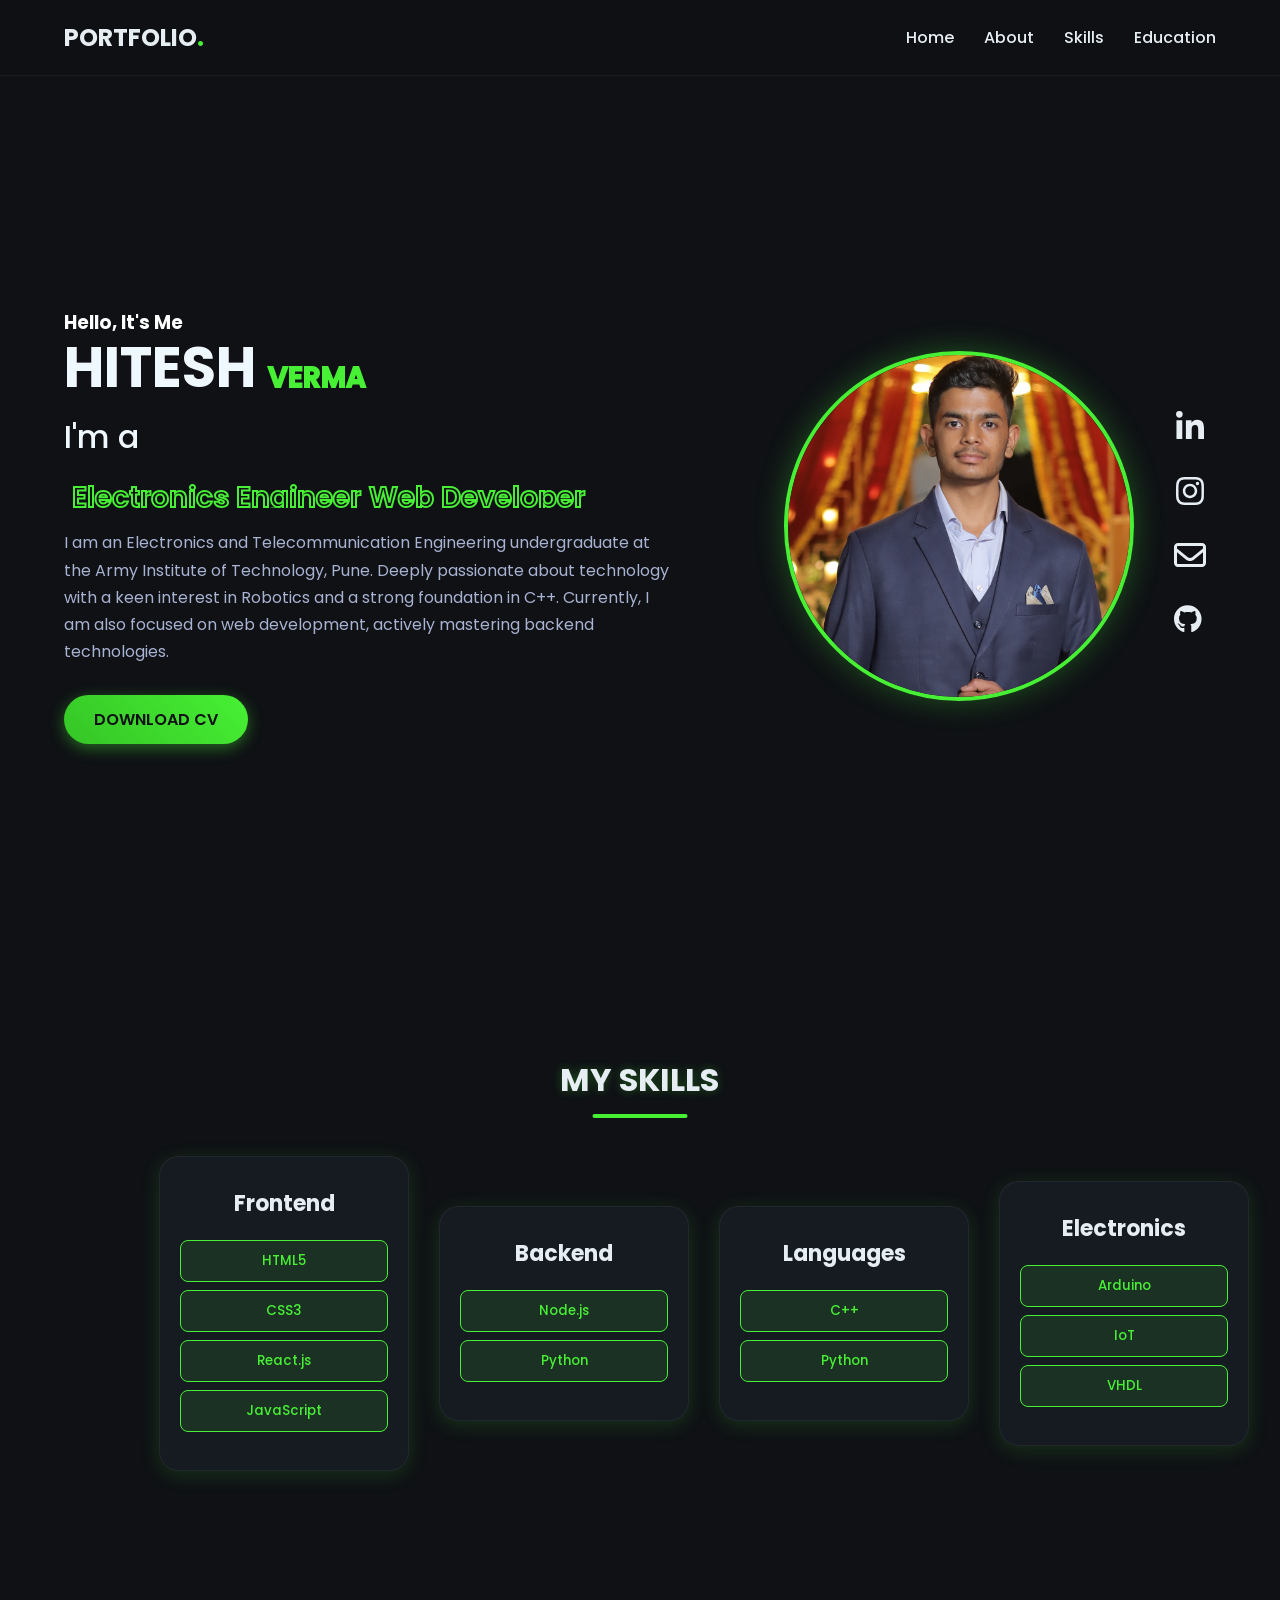
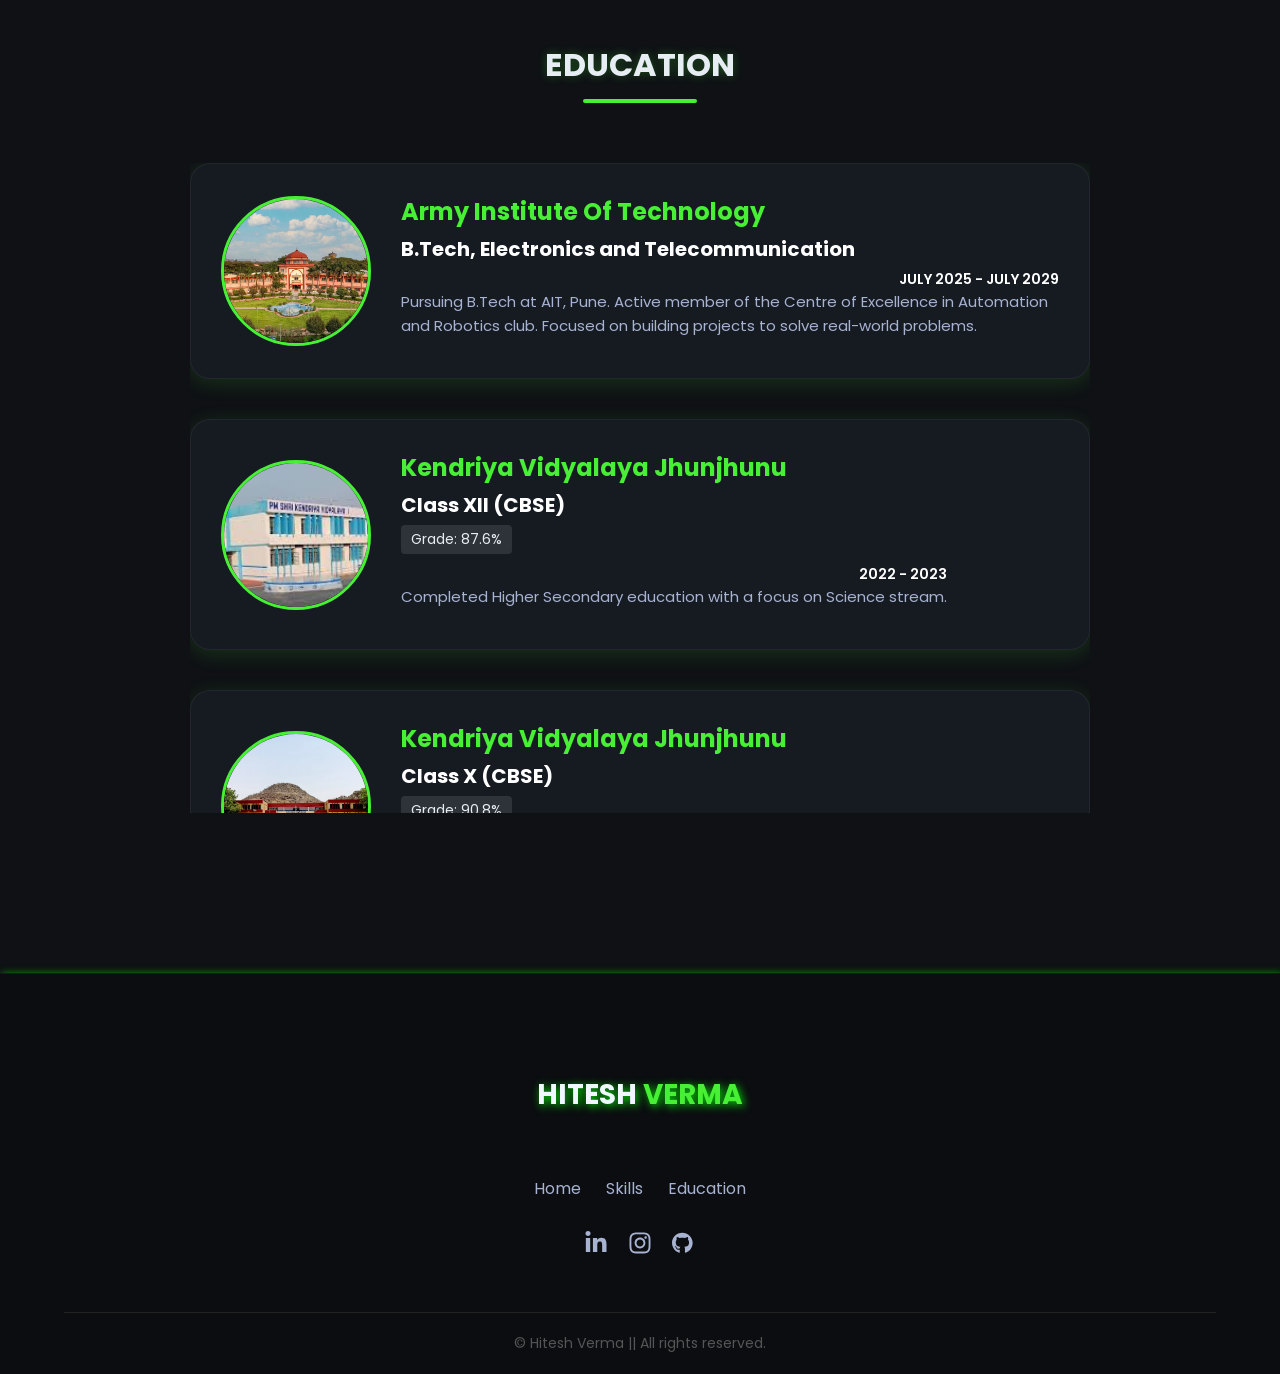
<file: index.html>
<!DOCTYPE html>
<html lang="en">
    <style>
        * {
    margin: 0px;
    padding: 0px;
    box-sizing: border-box;
    font-family: 'Poppins', sans-serif;
    
}

body {
    background-color:#1f242d;
}

a {
    text-decoration: none;
    color: #ffffff;
}

/* 2. NAVBAR STYLING */
.navbar {
    background: #1f242d;      /* Removed duplicate background-color */
    display: flex;
    align-items: center;
    padding: 25px 5%;
    justify-content: space-between;
    color: aliceblue;
}

.navbar ul {
    display: flex;
    list-style: none;
}

.navbar ul li {
    margin: 0 20px;
    font-size: 18px;
    font-weight: 500;
    margin-left: 35px;
}

.navbar ul li a {
    font-size: 20px;
    font-weight: 600;
    transition: 0.5s;
}

.navbar ul li a:hover,
.navbar ul li a.active {
    color: #47f034;;
}

/* 3. MAIN LAYOUT STYLING */


.intro {
    width: 100%;
}

.home {
    
    width: 84%;              
    height: auto;
    display: flex;            /* Flexbox makes them sit in a row */
    flex-direction: row;      
    align-items: center;      /* Vertically centers everything */
    justify-content: space-between; /* Important: Pushes Text Left, Photo Center, Icons Right */
    margin: 0 auto;
    margin-top: 30px;
}

/* LEFT: Text Section */
.Home-info {
    max-width: 65%;
    color: white;
}

.Home-info h1 {
    font-size: 48px;
    margin-bottom: 20px;
    color: aliceblue;
}

.Home-info h2 {
    font-size: 32px;
    margin-bottom: 20px;
    display: inline-block;
    color: aliceblue;
}
.Home-info p {
    font-size: 20px;
    line-height: 1.6;
    color: aliceblue;
    
}

.Home-info span {
    display: inline-block;           /* Makes each role appear on a new line */
    margin-top: 10px;
    font-size: 28px;
    color: transparent;
    font-weight: 600;
    -webkit-text-stroke: 2.0px #47f034; 
    animation:displaytext 16s linear infinite;
    animation-delay:calc(-4s * var(--i)) ;
}

@keyframes displaytext{

    25%,
    100%{
        display:none;
    }
}

.Home-info button {
    margin-top: 20px;
    padding: 10px 20px;
    font-size: 18px;
    background-color: #35c526;
    color: #ffffff;
    border: none;
    border-radius: 55px;
    box-shadow: #333 2px 2px 8px;
    cursor: pointer;
    transition: background-color 0.3s;
}

.profile-photo {
    height: 350px;
    width: 350px;
    border-radius: 50%;       /* 50% makes a perfect circle */
    border: 3px solid black;
    object-fit: cover;        /* Ensures photo stays sharp/not stretched */
    box-shadow: 0 0 20px rgba(0,0,0,0.5);
    
}

/* RIGHT: Icons Section */
.btn {
    display: flex;
    flex-direction: column;   /* Stack icons vertically */
    gap: 30px;                /* Space between icons */
    justify-content: center;
    margin-right: 10px;       /* Small padding from right edge */
    
}

.btn svg {
    height: 30px;
    width: 30px;
    transition: 0.3s;
    cursor: pointer;
    color: #47f034;
    
}

.btn svg:hover {
    fill: rgb(7, 220, 85);
    transform: scale(1.5);
}

.CV {
    margin-top: 20px;
    margin-bottom: 45px;
    padding: 10px 20px;
    font-size: 18px;
    background-color: #35c526;
    color: #ffffff;
    border: none;
    border-radius: 55px;
    box-shadow: #333 2px 2px 8px;
    cursor: pointer;
    transition: background-color 0.3s;
    
}

.CV-btn:hover {
    transform: scale(1.5);
}


.skilltext {
    text-align: center;
    width: 84%;   
    height: 10vh;          /* Matches the width of the .home section */
    margin: 0 auto;         /* Centers the container so the left edge aligns */
    text-align: left;       /* Ensures text starts from the left */
    margin-bottom: 10px;    /* Adds space between the title and the cards */
}

.skilltext h1 {
    font-size: 32px;        /* Matches the font size of the name in Home-info */
    color: aliceblue;  
    text-shadow: #07e107 2px 2px 8px;
    text-align: center;
    text-decoration: double underline;
    border-bottom: #ffffff;
    margin-top: 65px;
    margin-bottom: 55px;
}

.skills{
    margin: 10px auto;
    padding: 10px auto;
    height: auto;
    width: 100vw;
    display: flex;
    align-items: center;
    justify-content: center;
     
}

.cards{
    height: auto;
    width: 100vw;
    background-color: #1f242d; 
    align-items: center;
    justify-content: center;
    display: flex;
    margin-inline-start: 0px;
    
    
}

.card1{
    height: 45vh;
    width: 20vw;
    border: 2px #47f034 ;
    display: inline-block;
    margin: 6px;
    border-radius: 20px;
    box-shadow: #07e107 2px 2px 8px;
    
}

.card2{
    height: 45vh;
    width: 20vw;
    display: inline-block;
    margin: 6px;
    border-radius: 20px;
    box-shadow: #07e107 2px 2px 8px;
}

.card3{
    height: 45vh;
    width: 20vw;
    display: inline-block;
    margin: 6px;
    border-radius: 20px;
    box-shadow: #07e107 2px 2px 8px;
}   

.card4{
    height: 45vh;
    width: 20vw;
    display: inline-block;
    margin: 6px;
    border-radius: 20px;
    box-shadow: #07e107 2px 2px 8px;
}

.card1, .card2, .card3, .card4 {
    height: 45vh;
    width: 20vw;
    display: flex;              
    flex-direction: column;    
    justify-content: flex-start;
    align-items: center;        /* Centers items horizontally */
    gap: 15px;                  /* Space between elements */
    padding-top: 20px;          /* Space from the top edge */
    margin: 6px;
    border-radius: 20px;
    box-shadow: #07e107 2px 2px 8px;
    background-color: #1f242d;
    overflow: hi;
}

.card1, .card2, .card3, .card4 h1{
    text-align: center;
    color: aliceblue;
    margin-top: 5px;
}

.card1 h1, .card2 h1, .card3 h1, .card4 h1 {
    text-align: center;
    color: aliceblue;
    margin-bottom: 10px;        /* separation from the buttons */
    margin-top: 0;
    font-size: 24px;
}

    .cards button {
    width: 70%;                 
    padding: 10px 15px;         /* Inner spacing */
    border-radius: 50px;        /* Rounded edges */
    border: none;
    box-shadow: 3px 3px 6px rgba(255, 255, 255, 0.5); 
    background-color: #35c526;  
    color: white;
    font-size: 16px;
    font-weight: 500;
    cursor: pointer;
    transition: 0.3s;
}


.cards button:hover {
    transform: scale(1.05);
    background-color: #47f034;
}

.college img, .class10 img, .class12 img {
    height: auto;
    width: 40vw;
    margin-top: 10px;
    margin-bottom: 10px;
    border-radius: 20px;
    }

.heading{
    font-size: 32px;        
    text-shadow: #07e107 2px 2px 8px;
    text-align: center;
    margin-top: 65px;
    margin-bottom: 55px;
    text-decoration: double underline;
    
}



.college h2, .class10 h2, .class12 h2 {
    font-size: 24px;
    color: #47f034;
    margin-bottom: 10px;
    margin-left: 15px;
 
}


.college h1, .class10 h1, .class12 h1{
    font-size: 28px;
    color: azure;
    padding: 15px;

} 

.college h3, .class10 h3, .class12 h3{
    font-size: 20px;
    color: lightgray;
    margin-bottom: 15px;
    text-align: right;
    padding-right: 15px;
}

.college p, .class10 p, .class12 p{
    font-size: 18px;
    color: #d3d3d3;
    line-height: 1.6;
    padding: 20px;
}

.college, .class10, .class12 {
    margin-bottom: 40px;
    border: #07e107 2px solid;
    border-radius: 20px;
    box-shadow: #07e107 2px 2px 8px;
}

/* --- EDUCATION SECTION REPAIR --- */

.timeline {
    width: 84%;           /* Increased from 50vw to match your Home section */
    height: 650px;        /* Fixed height to ensure content fits */
    margin: 0 auto;
    display: flex;
    flex-direction: row;
    overflow-x: auto;
    scroll-snap-type: x mandatory; 
    scroll-behavior: smooth;
    gap: 0;
    scrollbar-width: none; /* Hides scrollbar in Firefox */
}

/* Hide scrollbar for Chrome/Safari */
.timeline::-webkit-scrollbar {
    display: none;
}

.college, .class12, .class10 {
    flex: 0 0 100%;           
    width: 100%;
    min-width: 100%;
    scroll-snap-align: center; 
    scroll-snap-stop: always;  
    background-color: #1f242d;
    box-sizing: border-box;
    display: flex;
    flex-direction: column;
    align-items: center;
    padding: 30px;
    border: #07e107 2px solid; /* Moved borders here from the global rule */
    border-radius: 20px;
    box-shadow: #07e107 2px 2px 8px;
    overflow-y: auto; /* Allows internal scroll if text is too long */
}

/* PAGINATION DOTS STYLING */
.dots-container {
    text-align: center;
    margin-top: 20px;
    margin-bottom: 40px;
}

.dot {
    height: 12px;
    width: 12px;
    margin: 0 5px;
    background-color: #555;
    border-radius: 50%;
    display: inline-block;
    transition: background-color 0.3s, transform 0.3s;
}

.dot.active {
    background-color: #47f034;
    transform: scale(1.3);
    box-shadow: 0 0 10px #47f034;
}

.college img, .class10 img, .class12 img{
    margin: 20px;
    height: 200px;
    width: 200px;
    border-radius: 50%;
    object-fit: cover;        /* Ensures photo stays sharp/not stretched */
    box-shadow: 0 0 20px #07e107 ;
}

.footer-btn {
    display: flex;
    flex-direction: row;   /* Stack icons horizontally */
    gap: 30px;                /* Space between icons */
    justify-content: center;
    width: 100vw;   
    
}

.footer-btn svg {
    height: 30px;
    width: 30px;;
    transition: 0.3s;
    cursor: pointer;
    color: #47f034;
}

.footer-btn svg:hover {
    fill: rgb(7, 220, 85);
    transform: scale(1.5);
}
 
footer {
    background-color: #1f242d;
    padding: 20px 0;
    text-align: center;
    color: #ffffff;
    box-shadow: #07e107 2px 2px 8px;
}

footer h1 {
    font-size: 32px;        /* Matches the font size of the name in Home-info */
    color: aliceblue;  
    text-shadow: #07e107 2px 2px 8px;
    padding: 40px;
}

.portfolio p {
    font-size: 18px;
    color: #d3d3d3;
    line-height: 1.6;
    margin-top: 10px;
}

footer .about ul {
    display: flex;
    list-style: none;
    justify-content: center;
    gap: 30px;
    margin-bottom: 20px;
    font-size: 20px;
}



    </style>

<head>
    <meta charset="UTF-8">
    <meta name="viewport" content="width=device-width, initial-scale=1.0">
    <title>Portfolio | Hitesh Verma</title>
    <!-- Importing Google Font -->
    <link href="https://fonts.googleapis.com/css2?family=Poppins:wght@300;400;500;600;700&display=swap" rel="stylesheet">

    <link rel="stylesheet" href="portfolio2.css">
</head>

<body>

    <!-- 1. PRELOADER -->
    <div id="preloader">
        <div class="loader"></div>
    </div>

    <header>
        <div class="navbar">
            <a href="#" class="logo">PORTFOLIO<span>.</span></a>
            
            <!-- Mobile Menu Checkbox Hack -->
            <input type="checkbox" id="nav-check">
            <label for="nav-check" class="menu-toggle">
                <svg width="30" height="30" viewBox="0 0 24 24" fill="none" stroke="currentColor" stroke-width="2">
                    <line x1="3" y1="12" x2="21" y2="12"></line>
                    <line x1="3" y1="6" x2="21" y2="6"></line>
                    <line x1="3" y1="18" x2="21" y2="18"></line>
                </svg>
            </label>

            <!-- Navigation Links (Slide in on mobile via CSS) -->
            <div class="nav-links">
                <a href="#home">Home</a>
                <a href="#about">About</a>
                <a href="#skills">Skills</a>
                <a href="#education">Education</a>
            </div>
        </div>
    </header>

    <main>
        <!-- HERO SECTION -->
        <div class="intro" id="home">
            <div class="home">
                
                <div class="Home-info">
                    <h3>Hello, It's Me</h3>
                    <h1>HITESH <span>VERMA</span></h1>
                    
                    <h2>I'm a 
                        <div class="typing-wrapper">
                            <!-- Duplicate spans for animation loop -->
                            <span class="typing-text">Electronics Engineer</span>
                            <span class="typing-text">Web Developer</span>
                            <span class="typing-text">Coding Enthusiast</span>
                            <span class="typing-text">Robotics Lover</span>
                        </div>
                    </h2>
                    
                    <p>I am an Electronics and Telecommunication Engineering undergraduate at the Army Institute of Technology, Pune. Deeply passionate about technology with a keen interest in Robotics and a strong foundation in C++. Currently, I am also focused on web development, actively mastering backend technologies.</p>
                    
                    <a href="https://drive.google.com/drive/u/0/folders/1WMz506yw0mU6LwpjHsW6gKVbC5gHmpkB" target="_blank" class="btn-cv">DOWNLOAD CV</a>
                </div>

                <!-- Placeholder Image -->
                <img src="photo.jpg" alt="Hitesh Verma" class="profile-photo">

                <div class="btn">
                    <a href="https://www.linkedin.com/in/hiteshverma2108" target="_blank"><svg viewBox="0 0 448 512"><path d="M100.3 448H7.4V148.9h92.9zM53.8 108.1C24.1 108.1 0 83.5 0 53.8a53.8 53.8 0 0 1 107.6 0c0 29.7-24.1 54.3-53.8 54.3zM447.9 448h-92.7V302.4c0-34.7-.7-79.2-48.3-79.2-48.3 0-55.7 37.7-55.7 76.7V448h-92.8V148.9h89.1v40.8h1.3c12.4-23.5 42.7-48.3 87.9-48.3 94 0 111.3 61.9 111.3 142.3V448z"></path></svg></a>
                    <a href="https://www.instagram.com/its__.hitesh/" target="_blank"><svg viewBox="0 0 448 512"><path d="M224.1 141c-63.6 0-114.9 51.3-114.9 114.9s51.3 114.9 114.9 114.9S339 319.5 339 255.9 287.7 141 224.1 141zm0 189.6c-41.1 0-74.7-33.5-74.7-74.7s33.5-74.7 74.7-74.7 74.7 33.5 74.7 74.7-33.6 74.7-74.7 74.7zm146.4-194.3c0 14.9-12 26.8-26.8 26.8-14.9 0-26.8-12-26.8-26.8s12-26.8 26.8-26.8 26.8 12 26.8 26.8zm76.1 27.2c-1.7-35.9-9.9-67.7-36.2-93.9-26.2-26.2-58-34.4-93.9-36.2-37-2.1-147.9-2.1-184.9 0-35.8 1.7-67.6 9.9-93.9 36.1s-34.4 58-36.2 93.9c-2.1 37-2.1 147.9 0 184.9 1.7 35.9 9.9 67.7 36.2 93.9s58 34.4 93.9 36.2c37 2.1 147.9 2.1 184.9 0 35.9-1.7 67.7-9.9 93.9-36.2 26.2-26.2 34.4-58 36.2-93.9 2.1-37 2.1-147.8 0-184.8zM398.8 388c-7.8 19.6-22.9 34.7-42.6 42.6-29.5 11.7-99.5 9-132.1 9s-102.7 2.6-132.1-9c-19.6-7.8-34.7-22.9-42.6-42.6-11.7-29.5-9-99.5-9-132.1s-2.6-102.7 9-132.1c7.8-19.6 22.9-34.7 42.6-42.6 29.5-11.7 99.5-9 132.1-9s102.7-2.6 132.1 9c19.6 7.8 34.7 22.9 42.6 42.6 11.7 29.5 9 99.5 9 132.1s2.7 102.7-9 132.1z"></path></svg></a>
                    <a href="mailto:vermahitesh230@gmail.com" target="_blank"><svg viewBox="0 0 512 512"><path d="M64 112c-8.8 0-16 7.2-16 16v22.1L220.5 291.7c20.7 17 50.4 17 71.1 0L464 150.1V128c0-8.8-7.2-16-16-16H64zM48 212.2V384c0 8.8 7.2 16 16 16H448c8.8 0 16-7.2 16-16V212.2L322 328.8c-38.4 31.5-93.7 31.5-132 0L48 212.2zM0 128C0 92.7 28.7 64 64 64H448c35.3 0 64 28.7 64 64V384c0 35.3-28.7 64-64 64H64c-35.3 0-64-28.7-64-64V128z"></path></svg></a>
                    <a href="https://github.com/HiteshCreates21" target="_blank"><svg viewBox="0 0 576 512"><path d="M165.9 397.4c0 2-2.3 3.6-5.2 3.6-3.3 .3-5.6-1.3-5.6-3.6 0-2 2.3-3.6 5.2-3.6 3-.3 5.6 1.3 5.6 3.6zm-31.1-4.5c-.7 2 1.3 4.3 4.3 4.9 2.6 1 5.6 0 6.2-2s-1.3-4.3-4.3-5.2c-2.6-.7-5.5 .3-6.2 2.3zm44.2-1.7c-2.9 .7-4.9 2.6-4.6 4.9 .3 2 2.9 3.3 5.9 2.6 2.9-.7 4.9-2.6 4.6-4.6-.3-1.9-3-3.2-5.9-2.9zM244.8 8C106.1 8 0 113.3 0 252c0 110.9 69.8 205.8 169.5 239.2 12.8 2.3 17.3-5.6 17.3-12.1 0-6.2-.3-40.4-.3-61.4 0 0-70 15-84.7-29.8 0 0-11.4-29.1-27.8-36.6 0 0-22.9-15.7 1.6-15.4 0 0 24.9 2 38.6 25.8 21.9 38.6 58.6 27.5 72.9 20.9 2.3-16 8.8-27.1 16-33.7-55.9-6.2-112.3-14.3-112.3-110.5 0-27.5 7.6-41.3 23.6-58.9-2.6-6.5-11.1-33.3 2.6-67.9 20.9-6.5 69 27 69 27 20-5.6 41.5-8.5 62.8-8.5s42.8 2.9 62.8 8.5c0 0 48.1-33.6 69-27 13.7 34.7 5.2 61.4 2.6 67.9 16 17.7 25.8 31.5 25.8 58.9 0 96.5-58.9 104.2-114.8 110.5 9.2 7.9 17 22.9 17 46.4 0 33.7-.3 75.4-.3 83.6 0 6.5 4.6 14.4 17.3 12.1C428.2 457.8 496 362.9 496 252 496 113.3 383.5 8 244.8 8zM97.2 352.9c-1.3 1-1 3.3 .7 5.2 1.6 1.6 3.9 2.3 5.2 1 1.3-1 1-3.3-.7-5.2-1.6-1.6-3.9-2.3-5.2-1zm-10.8-8.1c-.7 1.3 .3 2.9 2.3 3.9 1.6 1 3.6 .7 4.3-.7 .7-1.3-.3-2.9-2.3-3.9-2-.6-3.6-.3-4.3 .7zm32.4 35.6c-1.6 1.3-1 4.3 1.3 6.2 2.3 2.3 5.2 2.6 6.5 1 1.3-1.3 .7-4.3-1.3-6.2-2.2-2.3-5.2-2.6-6.5-1zm-11.4-14.7c-1.6 1-1.6 3.6 0 5.9 1.6 2.3 4.3 3.3 5.6 2.3 1.6-1.3 1.6-3.9 0-6.2-1.4-2.3-4-3.3-5.6-2z"></path></svg></a>
                </div>
            </div>
        </div>
    </main>

    <!-- SKILLS SECTION -->
    <section id="skills" class="section-container">
        <div class="skilltext reveal">
            <h2 class="section-title">MY SKILLS</h2>
        </div>

        <div class="skills">
            <div class="card">
                <h3>Frontend</h3>
                <button>HTML5</button>
                <button>CSS3</button>
                <button>React.js</button>
                <button>JavaScript</button>
            </div>

            <div class="card">
                <h3>Backend</h3>
                <button>Node.js</button>
                <button>Python</button>
            </div>

            <div class="card">
                <h3>Languages</h3>
                <button>C++</button>
                <button>Python</button>
            </div>

            <div class="card">
                <h3>Electronics</h3>
                <button>Arduino</button>
                <button>IoT</button>
                <button>VHDL</button>
            </div>
        </div>
    </section>

    <!-- EDUCATION SECTION -->
    <main id="education" class="section-container">
        <div class="reveal">
            <h2 class="section-title">EDUCATION</h2>
        </div>

        <div class="timeline">
            <div class="timeline-item">
                <img src="AIT.webp" alt="AIT Logo" class="timeline-img">
                <div class="timeline-content">
                    <h1>Army Institute Of Technology</h1>
                    <h2>B.Tech, Electronics and Telecommunication</h2>
                    <span class="duration">JULY 2025 - JULY 2029</span>
                    <p>Pursuing B.Tech at AIT, Pune. Active member of the Centre of Excellence in Automation and Robotics club. Focused on building projects to solve real-world problems.</p>
                </div>
            </div>

            <div class="timeline-item">
                <img src="KV JJN.jpeg" alt="KV Logo" class="timeline-img">
                <div class="timeline-content">
                    <h1>Kendriya Vidyalaya Jhunjhunu</h1>
                    <h2>Class XII (CBSE)</h2>
                    <span class="grade">Grade: 87.6%</span>
                    <span class="duration">2022 - 2023</span>
                    <p>Completed Higher Secondary education with a focus on Science stream.</p>
                </div>
            </div>

            <div class="timeline-item">
                <img src="kv jjn 2.webp" alt="KV Logo" class="timeline-img">
                <div class="timeline-content">
                    <h1>Kendriya Vidyalaya Jhunjhunu</h1>
                    <h2>Class X (CBSE)</h2>
                    <span class="grade">Grade: 90.8%</span>
                    <span class="duration">2020 - 2021</span>
                    <p>Completed Secondary education with academic excellence.</p>
                </div>
            </div>
        </div>
    </main>

    <!-- FOOTER -->
    <footer id="about">
        <div class="footer-content">
            <h1>HITESH <span>VERMA</span></h1>

            <div class="footer-nav">
                <ul>
                    <li><a href="#home">Home</a></li>
                    <li><a href="#skills">Skills</a></li>
                    <li><a href="#education">Education</a></li>
                </ul>
            </div>

            <div class="footer-icons">
                <a href="https://www.linkedin.com/in/hiteshverma2108" target="_blank"><svg viewBox="0 0 448 512"><path d="M100.3 448H7.4V148.9h92.9zM53.8 108.1C24.1 108.1 0 83.5 0 53.8a53.8 53.8 0 0 1 107.6 0c0 29.7-24.1 54.3-53.8 54.3zM447.9 448h-92.7V302.4c0-34.7-.7-79.2-48.3-79.2-48.3 0-55.7 37.7-55.7 76.7V448h-92.8V148.9h89.1v40.8h1.3c12.4-23.5 42.7-48.3 87.9-48.3 94 0 111.3 61.9 111.3 142.3V448z"></path></svg></a>
                <a href="https://www.instagram.com/colonel__2108/" target="_blank"><svg viewBox="0 0 448 512"><path d="M224.1 141c-63.6 0-114.9 51.3-114.9 114.9s51.3 114.9 114.9 114.9S339 319.5 339 255.9 287.7 141 224.1 141zm0 189.6c-41.1 0-74.7-33.5-74.7-74.7s33.5-74.7 74.7-74.7 74.7 33.5 74.7 74.7-33.6 74.7-74.7 74.7zm146.4-194.3c0 14.9-12 26.8-26.8 26.8-14.9 0-26.8-12-26.8-26.8s12-26.8 26.8-26.8 26.8 12 26.8 26.8zm76.1 27.2c-1.7-35.9-9.9-67.7-36.2-93.9-26.2-26.2-58-34.4-93.9-36.2-37-2.1-147.9-2.1-184.9 0-35.8 1.7-67.6 9.9-93.9 36.1s-34.4 58-36.2 93.9c-2.1 37-2.1 147.9 0 184.9 1.7 35.9 9.9 67.7 36.2 93.9s58 34.4 93.9 36.2c37 2.1 147.9 2.1 184.9 0 35.9-1.7 67.7-9.9 93.9-36.2 26.2-26.2 34.4-58 36.2-93.9 2.1-37 2.1-147.8 0-184.8zM398.8 388c-7.8 19.6-22.9 34.7-42.6 42.6-29.5 11.7-99.5 9-132.1 9s-102.7 2.6-132.1-9c-19.6-7.8-34.7-22.9-42.6-42.6-11.7-29.5-9-99.5-9-132.1s-2.6-102.7 9-132.1c7.8-19.6 22.9-34.7 42.6-42.6 29.5-11.7 99.5-9 132.1-9s102.7-2.6 132.1 9c19.6 7.8 34.7 22.9 42.6 42.6 11.7 29.5 9 99.5 9 132.1s2.7 102.7-9 132.1z"></path></svg></a>
                <a href="https://github.com/HiteshCreates21" target="_blank"><svg viewBox="0 0 576 512"><path d="M165.9 397.4c0 2-2.3 3.6-5.2 3.6-3.3 .3-5.6-1.3-5.6-3.6 0-2 2.3-3.6 5.2-3.6 3-.3 5.6 1.3 5.6 3.6zm-31.1-4.5c-.7 2 1.3 4.3 4.3 4.9 2.6 1 5.6 0 6.2-2s-1.3-4.3-4.3-5.2c-2.6-.7-5.5 .3-6.2 2.3zm44.2-1.7c-2.9 .7-4.9 2.6-4.6 4.9 .3 2 2.9 3.3 5.9 2.6 2.9-.7 4.9-2.6 4.6-4.6-.3-1.9-3-3.2-5.9-2.9zM244.8 8C106.1 8 0 113.3 0 252c0 110.9 69.8 205.8 169.5 239.2 12.8 2.3 17.3-5.6 17.3-12.1 0-6.2-.3-40.4-.3-61.4 0 0-70 15-84.7-29.8 0 0-11.4-29.1-27.8-36.6 0 0-22.9-15.7 1.6-15.4 0 0 24.9 2 38.6 25.8 21.9 38.6 58.6 27.5 72.9 20.9 2.3-16 8.8-27.1 16-33.7-55.9-6.2-112.3-14.3-112.3-110.5 0-27.5 7.6-41.3 23.6-58.9-2.6-6.5-11.1-33.3 2.6-67.9 20.9-6.5 69 27 69 27 20-5.6 41.5-8.5 62.8-8.5s42.8 2.9 62.8 8.5c0 0 48.1-33.6 69-27 13.7 34.7 5.2 61.4 2.6 67.9 16 17.7 25.8 31.5 25.8 58.9 0 96.5-58.9 104.2-114.8 110.5 9.2 7.9 17 22.9 17 46.4 0 33.7-.3 75.4-.3 83.6 0 6.5 4.6 14.4 17.3 12.1C428.2 457.8 496 362.9 496 252 496 113.3 383.5 8 244.8 8zM97.2 352.9c-1.3 1-1 3.3 .7 5.2 1.6 1.6 3.9 2.3 5.2 1 1.3-1 1-3.3-.7-5.2-1.6-1.6-3.9-2.3-5.2-1zm-10.8-8.1c-.7 1.3 .3 2.9 2.3 3.9 1.6 1 3.6 .7 4.3-.7 .7-1.3-.3-2.9-2.3-3.9-2-.6-3.6-.3-4.3 .7zm32.4 35.6c-1.6 1.3-1 4.3 1.3 6.2 2.3 2.3 5.2 2.6 6.5 1 1.3-1.3 .7-4.3-1.3-6.2-2.2-2.3-5.2-2.6-6.5-1zm-11.4-14.7c-1.6 1-1.6 3.6 0 5.9 1.6 2.3 4.3 3.3 5.6 2.3 1.6-1.3 1.6-3.9 0-6.2-1.4-2.3-4-3.3-5.6-2z"></path></svg></a>
            </div>

            <div class="copyright">
                <p>© Hitesh Verma || All rights reserved.</p>
            </div>
        </div>
    </footer>

</body>
</html>
</file>
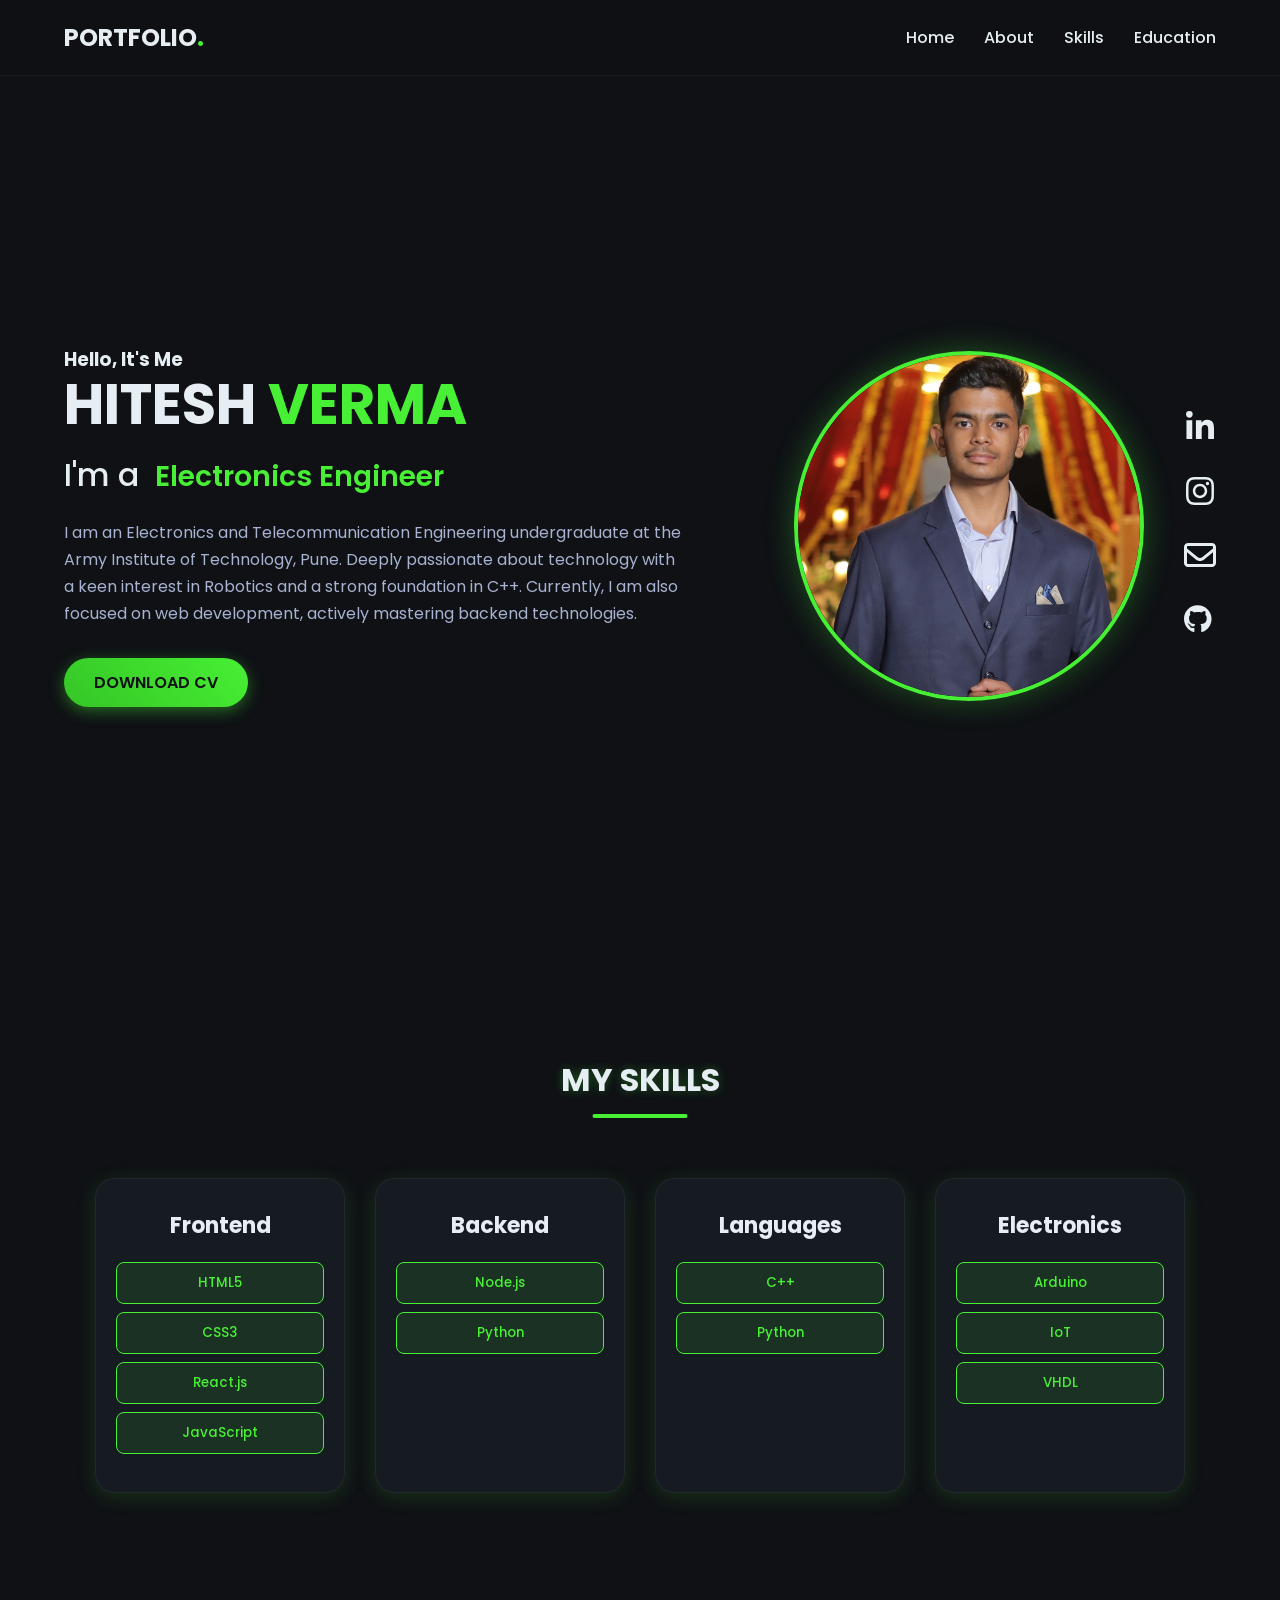
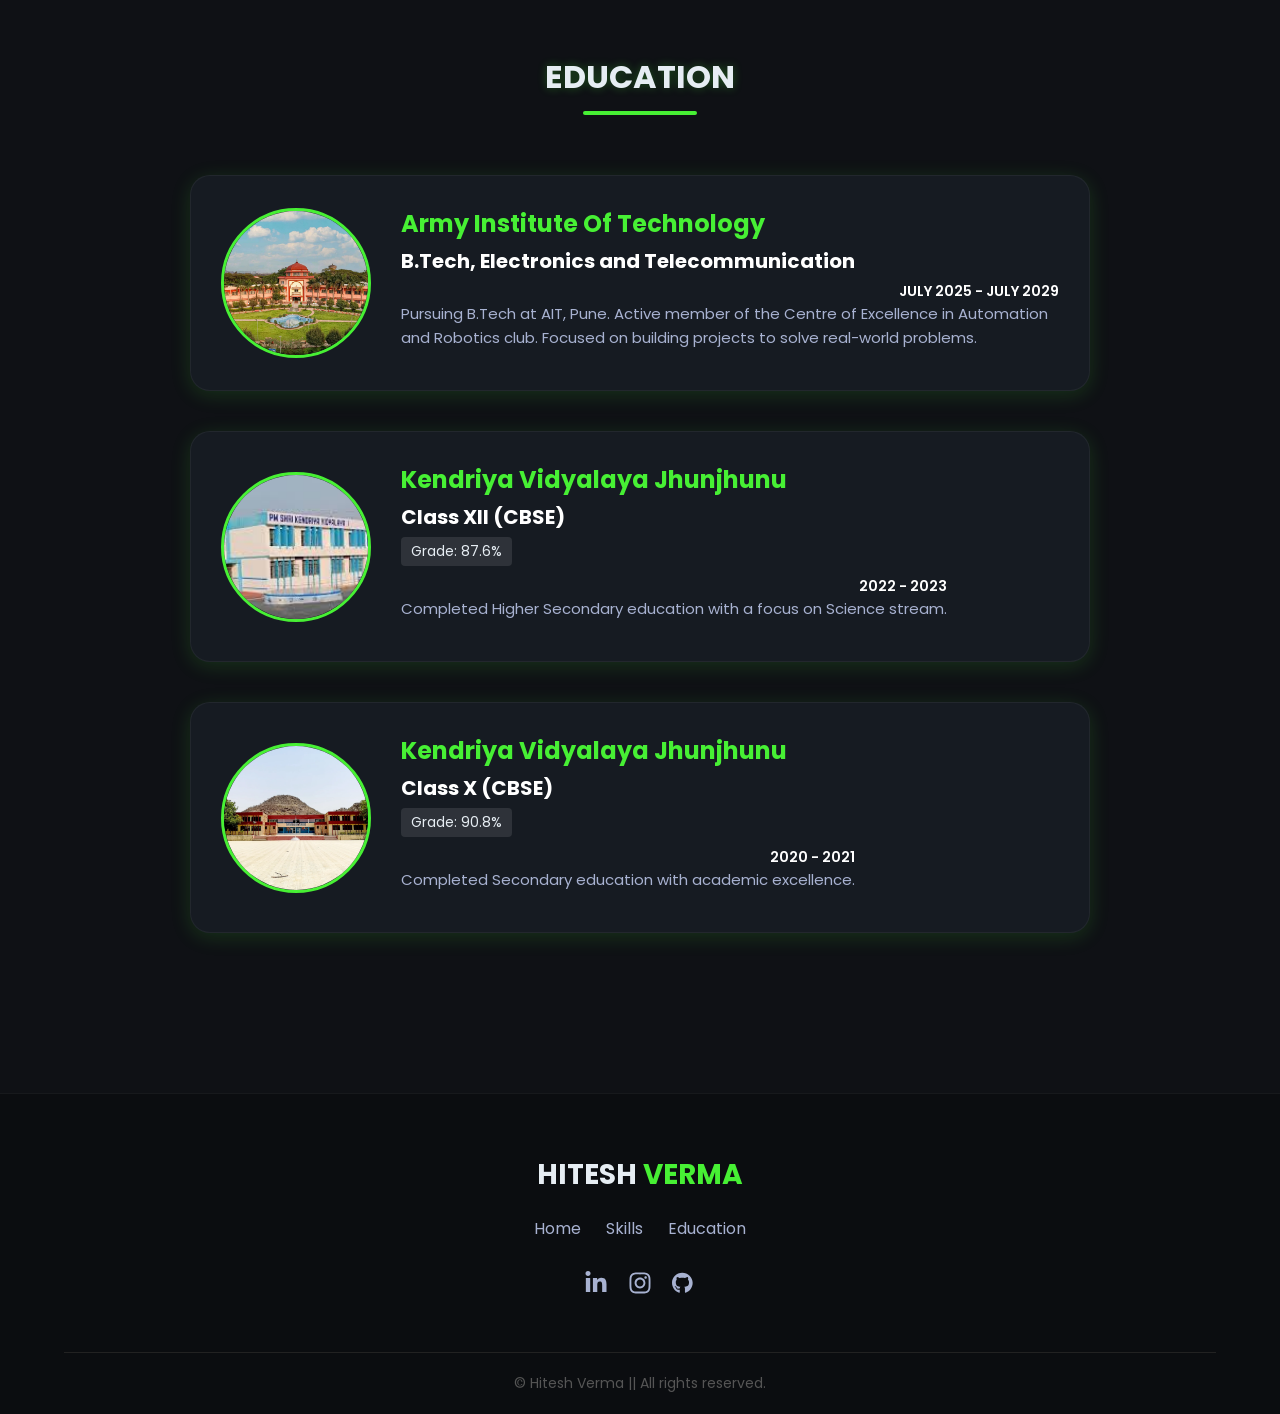
<file: portfolio2.html>
<!DOCTYPE html>
<html lang="en">

<head>
    <meta charset="UTF-8">
    <meta name="viewport" content="width=device-width, initial-scale=1.0">
    <title>Portfolio | Hitesh Verma</title>
    <!-- Importing Google Font -->
    <link href="https://fonts.googleapis.com/css2?family=Poppins:wght@300;400;500;600;700&display=swap" rel="stylesheet">

    <link rel="stylesheet" href="portfolio2.css">
</head>

<body>

    <!-- 1. PRELOADER -->
    <div id="preloader">
        <div class="loader"></div>
    </div>

    <header>
        <div class="navbar">
            <a href="#" class="logo">PORTFOLIO<span>.</span></a>
            
            <!-- Mobile Menu Checkbox Hack -->
            <input type="checkbox" id="nav-check">
            <label for="nav-check" class="menu-toggle">
                <svg width="30" height="30" viewBox="0 0 24 24" fill="none" stroke="currentColor" stroke-width="2">
                    <line x1="3" y1="12" x2="21" y2="12"></line>
                    <line x1="3" y1="6" x2="21" y2="6"></line>
                    <line x1="3" y1="18" x2="21" y2="18"></line>
                </svg>
            </label>

            <!-- Navigation Links (Slide in on mobile via CSS) -->
            <div class="nav-links">
                <a href="#home">Home</a>
                <a href="#about">About</a>
                <a href="#skills">Skills</a>
                <a href="#education">Education</a>
            </div>
        </div>
    </header>

    <main>
        <!-- HERO SECTION -->
        <div class="intro" id="home">
            <div class="home">
                
                <div class="Home-info">
                    <h3>Hello, It's Me</h3>
                    <h1>HITESH <span>VERMA</span></h1>
                    
                    <h2>I'm a 
                        <div class="typing-wrapper">
                            <!-- Duplicate spans for animation loop -->
                            <span class="typing-text">Electronics Engineer</span>
                            <span class="typing-text">Web Developer</span>
                            <span class="typing-text">Coding Enthusiast</span>
                            <span class="typing-text">Robotics Lover</span>
                        </div>
                    </h2>
                    
                    <p>I am an Electronics and Telecommunication Engineering undergraduate at the Army Institute of Technology, Pune. Deeply passionate about technology with a keen interest in Robotics and a strong foundation in C++. Currently, I am also focused on web development, actively mastering backend technologies.</p>
                    
                    <a href="https://drive.google.com/drive/u/0/folders/1WMz506yw0mU6LwpjHsW6gKVbC5gHmpkB" target="_blank" class="btn-cv">DOWNLOAD CV</a>
                </div>

                <!-- Placeholder Image -->
                <img src="photo.jpg" alt="Hitesh Verma" class="profile-photo">

                <div class="btn">
                    <a href="https://www.linkedin.com/in/hiteshverma2108" target="_blank"><svg viewBox="0 0 448 512"><path d="M100.3 448H7.4V148.9h92.9zM53.8 108.1C24.1 108.1 0 83.5 0 53.8a53.8 53.8 0 0 1 107.6 0c0 29.7-24.1 54.3-53.8 54.3zM447.9 448h-92.7V302.4c0-34.7-.7-79.2-48.3-79.2-48.3 0-55.7 37.7-55.7 76.7V448h-92.8V148.9h89.1v40.8h1.3c12.4-23.5 42.7-48.3 87.9-48.3 94 0 111.3 61.9 111.3 142.3V448z"></path></svg></a>
                    <a href="https://www.instagram.com/its__.hitesh/" target="_blank"><svg viewBox="0 0 448 512"><path d="M224.1 141c-63.6 0-114.9 51.3-114.9 114.9s51.3 114.9 114.9 114.9S339 319.5 339 255.9 287.7 141 224.1 141zm0 189.6c-41.1 0-74.7-33.5-74.7-74.7s33.5-74.7 74.7-74.7 74.7 33.5 74.7 74.7-33.6 74.7-74.7 74.7zm146.4-194.3c0 14.9-12 26.8-26.8 26.8-14.9 0-26.8-12-26.8-26.8s12-26.8 26.8-26.8 26.8 12 26.8 26.8zm76.1 27.2c-1.7-35.9-9.9-67.7-36.2-93.9-26.2-26.2-58-34.4-93.9-36.2-37-2.1-147.9-2.1-184.9 0-35.8 1.7-67.6 9.9-93.9 36.1s-34.4 58-36.2 93.9c-2.1 37-2.1 147.9 0 184.9 1.7 35.9 9.9 67.7 36.2 93.9s58 34.4 93.9 36.2c37 2.1 147.9 2.1 184.9 0 35.9-1.7 67.7-9.9 93.9-36.2 26.2-26.2 34.4-58 36.2-93.9 2.1-37 2.1-147.8 0-184.8zM398.8 388c-7.8 19.6-22.9 34.7-42.6 42.6-29.5 11.7-99.5 9-132.1 9s-102.7 2.6-132.1-9c-19.6-7.8-34.7-22.9-42.6-42.6-11.7-29.5-9-99.5-9-132.1s-2.6-102.7 9-132.1c7.8-19.6 22.9-34.7 42.6-42.6 29.5-11.7 99.5-9 132.1-9s102.7-2.6 132.1 9c19.6 7.8 34.7 22.9 42.6 42.6 11.7 29.5 9 99.5 9 132.1s2.7 102.7-9 132.1z"></path></svg></a>
                    <a href="mailto:vermahitesh230@gmail.com" target="_blank"><svg viewBox="0 0 512 512"><path d="M64 112c-8.8 0-16 7.2-16 16v22.1L220.5 291.7c20.7 17 50.4 17 71.1 0L464 150.1V128c0-8.8-7.2-16-16-16H64zM48 212.2V384c0 8.8 7.2 16 16 16H448c8.8 0 16-7.2 16-16V212.2L322 328.8c-38.4 31.5-93.7 31.5-132 0L48 212.2zM0 128C0 92.7 28.7 64 64 64H448c35.3 0 64 28.7 64 64V384c0 35.3-28.7 64-64 64H64c-35.3 0-64-28.7-64-64V128z"></path></svg></a>
                    <a href="https://github.com/HiteshCreates21" target="_blank"><svg viewBox="0 0 576 512"><path d="M165.9 397.4c0 2-2.3 3.6-5.2 3.6-3.3 .3-5.6-1.3-5.6-3.6 0-2 2.3-3.6 5.2-3.6 3-.3 5.6 1.3 5.6 3.6zm-31.1-4.5c-.7 2 1.3 4.3 4.3 4.9 2.6 1 5.6 0 6.2-2s-1.3-4.3-4.3-5.2c-2.6-.7-5.5 .3-6.2 2.3zm44.2-1.7c-2.9 .7-4.9 2.6-4.6 4.9 .3 2 2.9 3.3 5.9 2.6 2.9-.7 4.9-2.6 4.6-4.6-.3-1.9-3-3.2-5.9-2.9zM244.8 8C106.1 8 0 113.3 0 252c0 110.9 69.8 205.8 169.5 239.2 12.8 2.3 17.3-5.6 17.3-12.1 0-6.2-.3-40.4-.3-61.4 0 0-70 15-84.7-29.8 0 0-11.4-29.1-27.8-36.6 0 0-22.9-15.7 1.6-15.4 0 0 24.9 2 38.6 25.8 21.9 38.6 58.6 27.5 72.9 20.9 2.3-16 8.8-27.1 16-33.7-55.9-6.2-112.3-14.3-112.3-110.5 0-27.5 7.6-41.3 23.6-58.9-2.6-6.5-11.1-33.3 2.6-67.9 20.9-6.5 69 27 69 27 20-5.6 41.5-8.5 62.8-8.5s42.8 2.9 62.8 8.5c0 0 48.1-33.6 69-27 13.7 34.7 5.2 61.4 2.6 67.9 16 17.7 25.8 31.5 25.8 58.9 0 96.5-58.9 104.2-114.8 110.5 9.2 7.9 17 22.9 17 46.4 0 33.7-.3 75.4-.3 83.6 0 6.5 4.6 14.4 17.3 12.1C428.2 457.8 496 362.9 496 252 496 113.3 383.5 8 244.8 8zM97.2 352.9c-1.3 1-1 3.3 .7 5.2 1.6 1.6 3.9 2.3 5.2 1 1.3-1 1-3.3-.7-5.2-1.6-1.6-3.9-2.3-5.2-1zm-10.8-8.1c-.7 1.3 .3 2.9 2.3 3.9 1.6 1 3.6 .7 4.3-.7 .7-1.3-.3-2.9-2.3-3.9-2-.6-3.6-.3-4.3 .7zm32.4 35.6c-1.6 1.3-1 4.3 1.3 6.2 2.3 2.3 5.2 2.6 6.5 1 1.3-1.3 .7-4.3-1.3-6.2-2.2-2.3-5.2-2.6-6.5-1zm-11.4-14.7c-1.6 1-1.6 3.6 0 5.9 1.6 2.3 4.3 3.3 5.6 2.3 1.6-1.3 1.6-3.9 0-6.2-1.4-2.3-4-3.3-5.6-2z"></path></svg></a>
                </div>
            </div>
        </div>
    </main>

    <!-- SKILLS SECTION -->
    <section id="skills" class="section-container">
        <div class="skilltext reveal">
            <h2 class="section-title">MY SKILLS</h2>
        </div>

        <div class="skills">
            <div class="card">
                <h3>Frontend</h3>
                <button>HTML5</button>
                <button>CSS3</button>
                <button>React.js</button>
                <button>JavaScript</button>
            </div>

            <div class="card">
                <h3>Backend</h3>
                <button>Node.js</button>
                <button>Python</button>
            </div>

            <div class="card">
                <h3>Languages</h3>
                <button>C++</button>
                <button>Python</button>
            </div>

            <div class="card">
                <h3>Electronics</h3>
                <button>Arduino</button>
                <button>IoT</button>
                <button>VHDL</button>
            </div>
        </div>
    </section>

    <!-- EDUCATION SECTION -->
    <main id="education" class="section-container">
        <div class="reveal">
            <h2 class="section-title">EDUCATION</h2>
        </div>

        <div class="timeline">
            <div class="timeline-item">
                <img src="AIT.webp" alt="AIT Logo" class="timeline-img">
                <div class="timeline-content">
                    <h1>Army Institute Of Technology</h1>
                    <h2>B.Tech, Electronics and Telecommunication</h2>
                    <span class="duration">JULY 2025 - JULY 2029</span>
                    <p>Pursuing B.Tech at AIT, Pune. Active member of the Centre of Excellence in Automation and Robotics club. Focused on building projects to solve real-world problems.</p>
                </div>
            </div>

            <div class="timeline-item">
                <img src="KV JJN.jpeg" alt="KV Logo" class="timeline-img">
                <div class="timeline-content">
                    <h1>Kendriya Vidyalaya Jhunjhunu</h1>
                    <h2>Class XII (CBSE)</h2>
                    <span class="grade">Grade: 87.6%</span>
                    <span class="duration">2022 - 2023</span>
                    <p>Completed Higher Secondary education with a focus on Science stream.</p>
                </div>
            </div>

            <div class="timeline-item">
                <img src="kv jjn 2.webp" alt="KV Logo" class="timeline-img">
                <div class="timeline-content">
                    <h1>Kendriya Vidyalaya Jhunjhunu</h1>
                    <h2>Class X (CBSE)</h2>
                    <span class="grade">Grade: 90.8%</span>
                    <span class="duration">2020 - 2021</span>
                    <p>Completed Secondary education with academic excellence.</p>
                </div>
            </div>
        </div>
    </main>

    <!-- FOOTER -->
    <footer id="about">
        <div class="footer-content">
            <h1>HITESH <span>VERMA</span></h1>

            <div class="footer-nav">
                <ul>
                    <li><a href="#home">Home</a></li>
                    <li><a href="#skills">Skills</a></li>
                    <li><a href="#education">Education</a></li>
                </ul>
            </div>

            <div class="footer-icons">
                <a href="https://www.linkedin.com/in/hiteshverma2108" target="_blank"><svg viewBox="0 0 448 512"><path d="M100.3 448H7.4V148.9h92.9zM53.8 108.1C24.1 108.1 0 83.5 0 53.8a53.8 53.8 0 0 1 107.6 0c0 29.7-24.1 54.3-53.8 54.3zM447.9 448h-92.7V302.4c0-34.7-.7-79.2-48.3-79.2-48.3 0-55.7 37.7-55.7 76.7V448h-92.8V148.9h89.1v40.8h1.3c12.4-23.5 42.7-48.3 87.9-48.3 94 0 111.3 61.9 111.3 142.3V448z"></path></svg></a>
                <a href="https://www.instagram.com/colonel__2108/" target="_blank"><svg viewBox="0 0 448 512"><path d="M224.1 141c-63.6 0-114.9 51.3-114.9 114.9s51.3 114.9 114.9 114.9S339 319.5 339 255.9 287.7 141 224.1 141zm0 189.6c-41.1 0-74.7-33.5-74.7-74.7s33.5-74.7 74.7-74.7 74.7 33.5 74.7 74.7-33.6 74.7-74.7 74.7zm146.4-194.3c0 14.9-12 26.8-26.8 26.8-14.9 0-26.8-12-26.8-26.8s12-26.8 26.8-26.8 26.8 12 26.8 26.8zm76.1 27.2c-1.7-35.9-9.9-67.7-36.2-93.9-26.2-26.2-58-34.4-93.9-36.2-37-2.1-147.9-2.1-184.9 0-35.8 1.7-67.6 9.9-93.9 36.1s-34.4 58-36.2 93.9c-2.1 37-2.1 147.9 0 184.9 1.7 35.9 9.9 67.7 36.2 93.9s58 34.4 93.9 36.2c37 2.1 147.9 2.1 184.9 0 35.9-1.7 67.7-9.9 93.9-36.2 26.2-26.2 34.4-58 36.2-93.9 2.1-37 2.1-147.8 0-184.8zM398.8 388c-7.8 19.6-22.9 34.7-42.6 42.6-29.5 11.7-99.5 9-132.1 9s-102.7 2.6-132.1-9c-19.6-7.8-34.7-22.9-42.6-42.6-11.7-29.5-9-99.5-9-132.1s-2.6-102.7 9-132.1c7.8-19.6 22.9-34.7 42.6-42.6 29.5-11.7 99.5-9 132.1-9s102.7-2.6 132.1 9c19.6 7.8 34.7 22.9 42.6 42.6 11.7 29.5 9 99.5 9 132.1s2.7 102.7-9 132.1z"></path></svg></a>
                <a href="https://github.com/HiteshCreates21" target="_blank"><svg viewBox="0 0 576 512"><path d="M165.9 397.4c0 2-2.3 3.6-5.2 3.6-3.3 .3-5.6-1.3-5.6-3.6 0-2 2.3-3.6 5.2-3.6 3-.3 5.6 1.3 5.6 3.6zm-31.1-4.5c-.7 2 1.3 4.3 4.3 4.9 2.6 1 5.6 0 6.2-2s-1.3-4.3-4.3-5.2c-2.6-.7-5.5 .3-6.2 2.3zm44.2-1.7c-2.9 .7-4.9 2.6-4.6 4.9 .3 2 2.9 3.3 5.9 2.6 2.9-.7 4.9-2.6 4.6-4.6-.3-1.9-3-3.2-5.9-2.9zM244.8 8C106.1 8 0 113.3 0 252c0 110.9 69.8 205.8 169.5 239.2 12.8 2.3 17.3-5.6 17.3-12.1 0-6.2-.3-40.4-.3-61.4 0 0-70 15-84.7-29.8 0 0-11.4-29.1-27.8-36.6 0 0-22.9-15.7 1.6-15.4 0 0 24.9 2 38.6 25.8 21.9 38.6 58.6 27.5 72.9 20.9 2.3-16 8.8-27.1 16-33.7-55.9-6.2-112.3-14.3-112.3-110.5 0-27.5 7.6-41.3 23.6-58.9-2.6-6.5-11.1-33.3 2.6-67.9 20.9-6.5 69 27 69 27 20-5.6 41.5-8.5 62.8-8.5s42.8 2.9 62.8 8.5c0 0 48.1-33.6 69-27 13.7 34.7 5.2 61.4 2.6 67.9 16 17.7 25.8 31.5 25.8 58.9 0 96.5-58.9 104.2-114.8 110.5 9.2 7.9 17 22.9 17 46.4 0 33.7-.3 75.4-.3 83.6 0 6.5 4.6 14.4 17.3 12.1C428.2 457.8 496 362.9 496 252 496 113.3 383.5 8 244.8 8zM97.2 352.9c-1.3 1-1 3.3 .7 5.2 1.6 1.6 3.9 2.3 5.2 1 1.3-1 1-3.3-.7-5.2-1.6-1.6-3.9-2.3-5.2-1zm-10.8-8.1c-.7 1.3 .3 2.9 2.3 3.9 1.6 1 3.6 .7 4.3-.7 .7-1.3-.3-2.9-2.3-3.9-2-.6-3.6-.3-4.3 .7zm32.4 35.6c-1.6 1.3-1 4.3 1.3 6.2 2.3 2.3 5.2 2.6 6.5 1 1.3-1.3 .7-4.3-1.3-6.2-2.2-2.3-5.2-2.6-6.5-1zm-11.4-14.7c-1.6 1-1.6 3.6 0 5.9 1.6 2.3 4.3 3.3 5.6 2.3 1.6-1.3 1.6-3.9 0-6.2-1.4-2.3-4-3.3-5.6-2z"></path></svg></a>
            </div>

            <div class="copyright">
                <p>© Hitesh Verma || All rights reserved.</p>
            </div>
        </div>
    </footer>

</body>
</html>
</file>
<file: portfolio2.css>
:root {
     --bg-color: #0f1115;
     --card-bg: #161b22;
     --text-color: #e6edf3;
     --primary-color: #47f034;
     /* Neon Green */
     --secondary-color: #35c526;
     --shadow: 0 4px 20px rgba(71, 240, 52, 0.15);
     --font-main: 'Poppins', sans-serif;
 }

 * {
     margin: 0px;
     padding: 0px;
     box-sizing: border-box;
     font-family: var(--font-main);
     scroll-behavior: smooth;
 }

 body {
     background-color: var(--bg-color);
     color: var(--text-color);
     overflow-x: hidden;
     /* Start hidden for loader effect */
     animation: bodyFadeIn 0.5s ease-out 2s forwards;
     opacity: 0;
 }

 /* Fades body in after loader finishes */
 @keyframes bodyFadeIn {
     to {
         opacity: 1;
     }
 }

 a {
     text-decoration: none;
     color: #ffffff;
 }

 ul {
     list-style: none;
 }


 #preloader {
     position: fixed;
     top: 0;
     left: 0;
     width: 100%;
     height: 100vh;
     background-color: var(--bg-color);
     display: flex;
     justify-content: center;
     align-items: center;
     z-index: 9999;
     /* Animation to hide loader */
     animation: loaderFadeOut 0.5s ease-in-out 1.5s forwards;
     pointer-events: none;
     /* Allows clicks to pass through after hidden */
 }

 .loader {
     width: 50px;
     height: 50px;
     border: 5px solid var(--card-bg);
     border-top: 5px solid var(--primary-color);
     border-radius: 50%;
     animation: spin 1s linear infinite;
 }

 @keyframes spin {
     0% {
         transform: rotate(0deg);
     }

     100% {
         transform: rotate(360deg);
     }
 }

 @keyframes loaderFadeOut {
     0% {
         opacity: 1;
     }

     100% {
         opacity: 0;
         visibility: hidden;
     }
 }

 
 .navbar {
     background: rgba(15, 17, 21, 0.95);
     backdrop-filter: blur(10px);
     display: flex;
     align-items: center;
     padding: 20px 5%;
     justify-content: space-between;
     position: sticky;
     top: 0;
     z-index: 1000;
     border-bottom: 1px solid rgba(255, 255, 255, 0.05);
 }

 .logo {
     font-size: 24px;
     font-weight: 700;
     color: var(--text-color);
 }

 .logo span {
     color: var(--primary-color);
 }

 /* Desktop Menu */
 .nav-links {
     display: flex;
     align-items: center;
     gap: 30px;
 }

 .nav-links a {
     font-size: 16px;
     font-weight: 500;
     color: var(--text-color);
     transition: 0.3s;
     position: relative;
 }

 .nav-links a::after {
     content: '';
     width: 0;
     height: 2px;
     background: var(--primary-color);
     position: absolute;
     left: 0;
     bottom: -5px;
     transition: 0.3s;
 }

 .nav-links a:hover::after,
 .nav-links a.active::after {
     width: 100%;
 }

 .nav-links a:hover {
     color: var(--primary-color);
 }

 /* Hamburger Icon & Checkbox Logic */
 .menu-toggle {
     display: none;
     cursor: pointer;
     font-size: 28px;
 }

 #nav-check {
     display: none;
 }

 /* Hidden checkbox */

 /* Mobile Menu Styles */
 @media (max-width: 768px) {
     .menu-toggle {
         display: block;
         color: var(--text-color);
     }

     .nav-links {
         position: fixed;
         top: 70px;
         left: -100%;
         width: 100%;
         height: calc(100vh - 70px);
         background-color: var(--bg-color);
         flex-direction: column;
         justify-content: center;
         transition: 0.4s ease;
         border-top: 1px solid rgba(255, 255, 255, 0.1);
     }

     /* When checkbox is checked, show menu */
     #nav-check:checked~.nav-links {
         left: 0;
     }
 }

 
 .intro {
     width: 100%;
     min-height: 100vh;
     display: flex;
     align-items: center;
     padding: 40px 5%;
 }

 .home {
     width: 100%;
     max-width: 1280px;
     margin: 0 auto;
     display: flex;
     align-items: center;
     justify-content: space-between;
     gap: 40px;
 }

 .Home-info {
     flex: 1;
 }

 .Home-info h1 {
     font-size: clamp(36px, 5vw, 56px);
     margin-bottom: 15px;
     line-height: 1.1;
     animation: slideLeft 1s ease-out 2.2s backwards;
     /* Delayed animation */
 }

 .Home-info h1 span {
     color: var(--primary-color);
 }

 .Home-info h2 {
     font-size: clamp(24px, 3vw, 32px);
     margin-bottom: 20px;
     font-weight: 500;
     animation: slideLeft 1s ease-out 2.4s backwards;
 }

 
 .typing-wrapper {
     display: inline-block;
     height: 40px;
     overflow: hidden;
     position: relative;
     vertical-align: middle;
     margin-left: 8px;
 }

 .typing-items {
    display: flex;
    flex-direction: column;
    animation: slideUpText 10s cubic-bezier(0.645, 0.045, 0.355, 1) infinite;
}

 .typing-text {
     display: block;
     color: var(--primary-color);
     font-weight: 600;
     font-size: clamp(20px, 2.5vw, 28px);
     animation: slideUpText 8s linear infinite;
 }

 .typing-text {
    display: block;
    height: 40px;
    line-height: 40px; /* Centers text vertically */
    color: var(--primary-color);
    font-weight: 600;
    font-size: clamp(20px, 2.5vw, 28px);
    white-space: nowrap;
}



 @keyframes slideUpText {
    0%, 20% { transform: translateY(0); }
    25%, 45% { transform: translateY(-40px); }
    50%, 70% { transform: translateY(-80px); }
    75%, 95% { transform: translateY(-120px); }
    100% { transform: translateY(-160px); } /* Slides to the duplicate first item */
}

 
 .Home-info p {
     font-size: 16px;
     line-height: 1.7;
     color: #a8b2d1;
     margin-bottom: 30px;
     max-width: 90%;
     animation: slideLeft 1s ease-out 2.6s backwards;
 }

 .btn-cv {
     display: inline-block;
     padding: 12px 30px;
     background: linear-gradient(45deg, var(--secondary-color), var(--primary-color));
     color: #0f1115;
     font-weight: 600;
     border-radius: 50px;
     box-shadow: 0 4px 15px rgba(71, 240, 52, 0.4);
     transition: 0.3s;
     animation: slideLeft 1s ease-out 2.8s backwards;
 }

 .btn-cv:hover {
     transform: translateY(-3px);
     box-shadow: 0 8px 25px rgba(71, 240, 52, 0.6);
 }

 /* Profile Image */
 .profile-photo {
     width: 350px;
     height: 350px;
     border-radius: 50%;
     object-fit: cover;
     border: 4px solid var(--primary-color);
     box-shadow: 0 0 30px rgba(71, 240, 52, 0.3);
     animation: float 6s ease-in-out infinite;
 }

 @keyframes float {
     0% {
         transform: translateY(0px);
     }

     50% {
         transform: translateY(-20px);
     }

     100% {
         transform: translateY(0px);
     }
 }

 @keyframes slideLeft {
     from {
         opacity: 0;
         transform: translateX(-50px);
     }

     to {
         opacity: 1;
         transform: translateX(0);
     }
 }

 /* Social Icons */
 .btn {
     display: flex;
     flex-direction: column;
     gap: 25px;
     animation: slideRight 1s ease-out 3s backwards;
 }

 .btn a svg {
     width: 32px;
     height: 32px;
     fill: var(--text-color);
     transition: 0.3s;
 }

 .btn a svg:hover {
     fill: var(--primary-color);
     transform: scale(1.2);
 }

 @keyframes slideRight {
     from {
         opacity: 0;
         transform: translateX(50px);
     }

     to {
         opacity: 1;
         transform: translateX(0);
     }
 }

 /* =========================================
           5. SKILLS SECTION
           ========================================= */
 .section-container {
     padding: 80px 5%;
 }

 .section-title {
     font-size: 32px;
     text-align: center;
     margin-bottom: 60px;
     color: var(--text-color);
     text-shadow: 0 0 10px rgba(71, 240, 52, 0.3);
     position: relative;
     display: inline-block;
     left: 50%;
     transform: translateX(-50%);
 }

 .section-title::after {
     content: '';
     display: block;
     width: 60%;
     height: 4px;
     background: var(--primary-color);
     margin: 10px auto 0;
     border-radius: 2px;
 }

 .skills {
     display: flex;
     justify-content: center;
     flex-wrap: wrap;
     gap: 30px;
 }

 /* Scroll Animation Class */
 .reveal {
     opacity: 0;
     transform: translateY(30px);
     transition: all 0.8s ease;
 }

 /* Trigger animation when in view (Simulated with Delay for CSS-only, 
           or rely on user scrolling interaction if browser supports :focus-within logic, 
           but standard CSS animation delay is used here for sequential effect) */
 .section-container .reveal:nth-child(1) {
     animation: fadeInUp 0.8s ease 3.2s forwards;
 }

 .skills .card:nth-child(1) {
     animation: fadeInUp 0.8s ease 3.4s forwards;
 }

 .skills .card:nth-child(2) {
     animation: fadeInUp 0.8s ease 3.6s forwards;
 }

 .skills .card:nth-child(3) {
     animation: fadeInUp 0.8s ease 3.8s forwards;
 }

 .skills .card:nth-child(4) {
     animation: fadeInUp 0.8s ease 4.0s forwards;
 }

 @keyframes fadeInUp {
     to {
         opacity: 1;
         transform: translateY(0);
     }
 }

 .card {
     background-color: var(--card-bg);
     padding: 30px 20px;
     border-radius: 20px;
     width: 250px;
     text-align: center;
     border: 1px solid rgba(255, 255, 255, 0.05);
     box-shadow: var(--shadow);
     transition: 0.3s;
     opacity: 0;
     /* Start hidden */
 }

 .card:hover {
     transform: translateY(-10px);
     border-color: var(--primary-color);
 }

 .card h3 {
     font-size: 22px;
     margin-bottom: 20px;
     color: var(--text-color);
 }

 .card button {
     display: block;
     width: 100%;
     padding: 10px;
     margin: 8px 0;
     background: rgba(71, 240, 52, 0.1);
     color: var(--primary-color);
     border: 1px solid var(--primary-color);
     border-radius: 8px;
     font-weight: 500;
     cursor: pointer;
     transition: 0.3s;
 }

 .card button:hover {
     background: var(--primary-color);
     color: #0f1115;
 }

 /* =========================================
           6. EDUCATION SECTION
           ========================================= */
 .timeline {
     width: 100%;
     max-width: 900px;
     margin: 0 auto;
     display: flex;
     flex-direction: column;
     gap: 40px;
 }

 .timeline-item {
     background-color: var(--card-bg);
     border-radius: 20px;
     padding: 30px;
     display: flex;
     align-items: center;
     gap: 30px;
     border: 1px solid rgba(255, 255, 255, 0.05);
     box-shadow: var(--shadow);
     transition: 0.3s;
     opacity: 0;
 }

 .timeline-item:hover {
     border-color: var(--primary-color);
 }

 /* Staggered Fade In for Education */
 .timeline-item:nth-child(1) {
     animation: fadeInUp 0.8s ease 4.2s forwards;
 }

 .timeline-item:nth-child(2) {
     animation: fadeInUp 0.8s ease 4.4s forwards;
 }

 .timeline-item:nth-child(3) {
     animation: fadeInUp 0.8s ease 4.6s forwards;
 }

 .timeline-img {
     width: 150px;
     height: 150px;
     border-radius: 50%;
     object-fit: cover;
     flex-shrink: 0;
     border: 3px solid var(--primary-color);
 }

 .timeline-content h1 {
     font-size: 24px;
     color: var(--primary-color);
 }

 .timeline-content h2 {
     font-size: 20px;
     color: #fff;
     margin: 5px 0;
 }

 .timeline-content .grade {
     display: inline-block;
     background: rgba(255, 255, 255, 0.1);
     padding: 4px 10px;
     border-radius: 4px;
     font-size: 14px;
     margin-bottom: 10px;
 }

 .timeline-content p {
     font-size: 15px;
     color: #a8b2d1;
     line-height: 1.6;
     margin-bottom: 10px;
 }

 .duration {
     font-size: 14px;
     color: #fff;
     font-weight: 600;
     text-align: right;
     display: block;
 }

 /* =========================================
           7. FOOTER
           ========================================= */
 footer {
     background-color: #0b0d10;
     padding: 60px 5% 20px;
     margin-top: 80px;
     border-top: 1px solid rgba(255, 255, 255, 0.05);
 }

 .footer-content {
     display: flex;
     flex-direction: column;
     align-items: center;
     text-align: center;
 }

 footer h1 {
     font-size: 28px;
     margin-bottom: 20px;
 }

 footer h1 span {
     color: var(--primary-color);
 }

 .footer-nav ul {
     display: flex;
     gap: 25px;
     margin-bottom: 30px;
     flex-wrap: wrap;
     justify-content: center;
 }

 .footer-nav a {
     color: #a8b2d1;
     transition: 0.3s;
 }

 .footer-nav a:hover {
     color: var(--primary-color);
 }

 .footer-icons {
     display: flex;
     gap: 20px;
     margin-bottom: 30px;
 }

 .footer-icons a svg {
     width: 24px;
     height: 24px;
     fill: #a8b2d1;
     transition: 0.3s;
 }

 .footer-icons a:hover svg {
     fill: var(--primary-color);
     transform: translateY(-3px);
 }

 .copyright {
     font-size: 14px;
     color: #555;
     border-top: 1px solid #222;
     width: 100%;
     padding-top: 20px;
     margin-top: 20px;
 }

 /* =========================================
           8. RESPONSIVE DESIGN
           ========================================= */
 @media (max-width: 992px) {
     .home {
         flex-direction: column-reverse;
         text-align: center;
     }

     .Home-info {
         display: flex;
         flex-direction: column;
         align-items: center;
     }

     .btn {
         flex-direction: row;
     }

     .typing-wrapper {
         align-items: center;
     }
 }

 @media (max-width: 768px) {
     .timeline-item {
         flex-direction: column;
         text-align: center;
     }

     .timeline-img {
         width: 120px;
         height: 120px;
     }

     .card {
         width: 100%;
         max-width: 350px;
     }
 }
</file>
